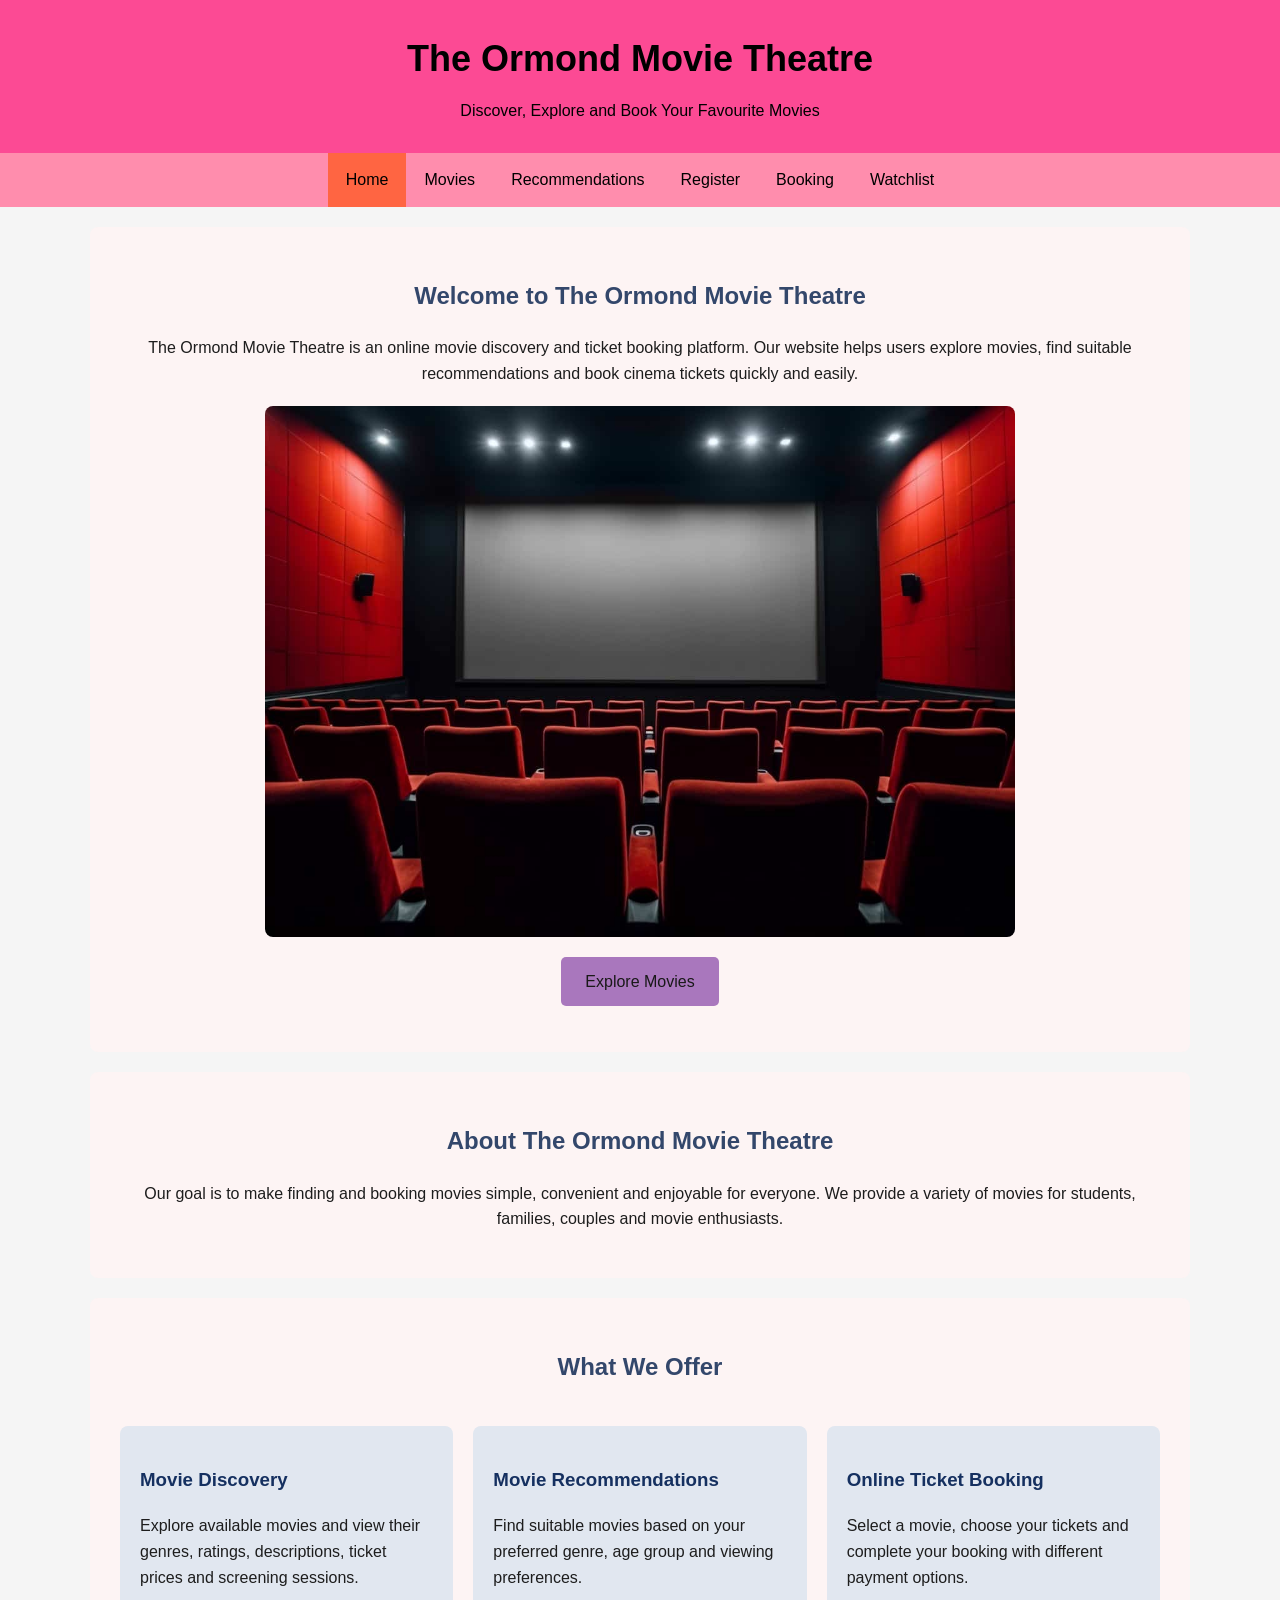
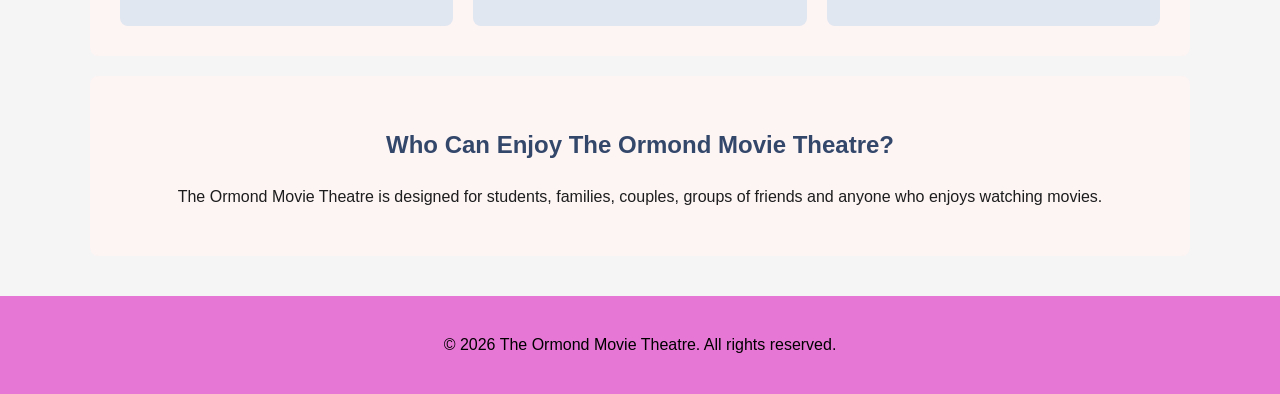
<file: wd_assign2_105329043/index.html>
<!DOCTYPE html>
<html lang="en">
<head>
    <meta charset="utf-8">
    <meta name="description" content="The Ormond Movie Theatre is a movie discovery and ticket booking website.">
    <meta name="author" content="Nguyen Bao An Dinh">
    <meta name="viewport" content="width=device-width, initial-scale=1.0">
    <title>The Ormond Movie Theatre</title>

    <link href="css/style.css" rel="stylesheet" type="text/css">
</head>

<body>

    <header>
        <h1>The Ormond Movie Theatre</h1>
        <p>Discover, Explore and Book Your Favourite Movies</p>
    </header>

    <nav>
        <a href="index.html" class="active">Home</a>
        <a href="movies.html">Movies</a>
        <a href="recommendations.html">Recommendations</a>
        <a href="register.html">Register</a>
        <a href="booking.html">Booking</a>
        <a href="watchlist.html">Watchlist</a>
    </nav>

    <main>
        <section class="welcome">
            <h2>Welcome to The Ormond Movie Theatre</h2>

            <p>
                The Ormond Movie Theatre is an online movie discovery and ticket booking platform. Our website helps users explore movies, find suitable recommendations and book cinema tickets quickly and easily.
            </p>

            <img src="images/cinema.jpg" alt="Cinema auditorium with a large screen" class="welcome-image">

            <p>
                <a href="movies.html" class="button">
                    Explore Movies
                </a>
            </p>
        </section>

        <section class="about">
            <h2>About The Ormond Movie Theatre</h2>

            <p>
                Our goal is to make finding and booking movies
                simple, convenient and enjoyable for everyone.
                We provide a variety of movies for students,
                families, couples and movie enthusiasts.
            </p>
        </section>

        <section class="services">
            <h2>What We Offer</h2>

            <article>
                <h3>Movie Discovery</h3>
                <p>
                    Explore available movies and view their
                    genres, ratings, descriptions, ticket
                    prices and screening sessions.
                </p>
            </article>

            <article>
                <h3>Movie Recommendations</h3>
                <p>
                    Find suitable movies based on your
                    preferred genre, age group and
                    viewing preferences.
                </p>
            </article>

            <article>
                <h3>Online Ticket Booking</h3>
                <p>
                    Select a movie, choose your tickets and
                    complete your booking with different
                    payment options.
                </p>
            </article>
        </section>

        <section class="audience">
            <h2>Who Can Enjoy The Ormond Movie Theatre?</h2>

            <p>
                The Ormond Movie Theatre is designed for students, families,
                couples, groups of friends and anyone who
                enjoys watching movies.
            </p>
        </section>

    </main>

    <footer>
        <p>&copy; 2026 The Ormond Movie Theatre. All rights reserved.</p>
    </footer>

</body>
</html>
</file>
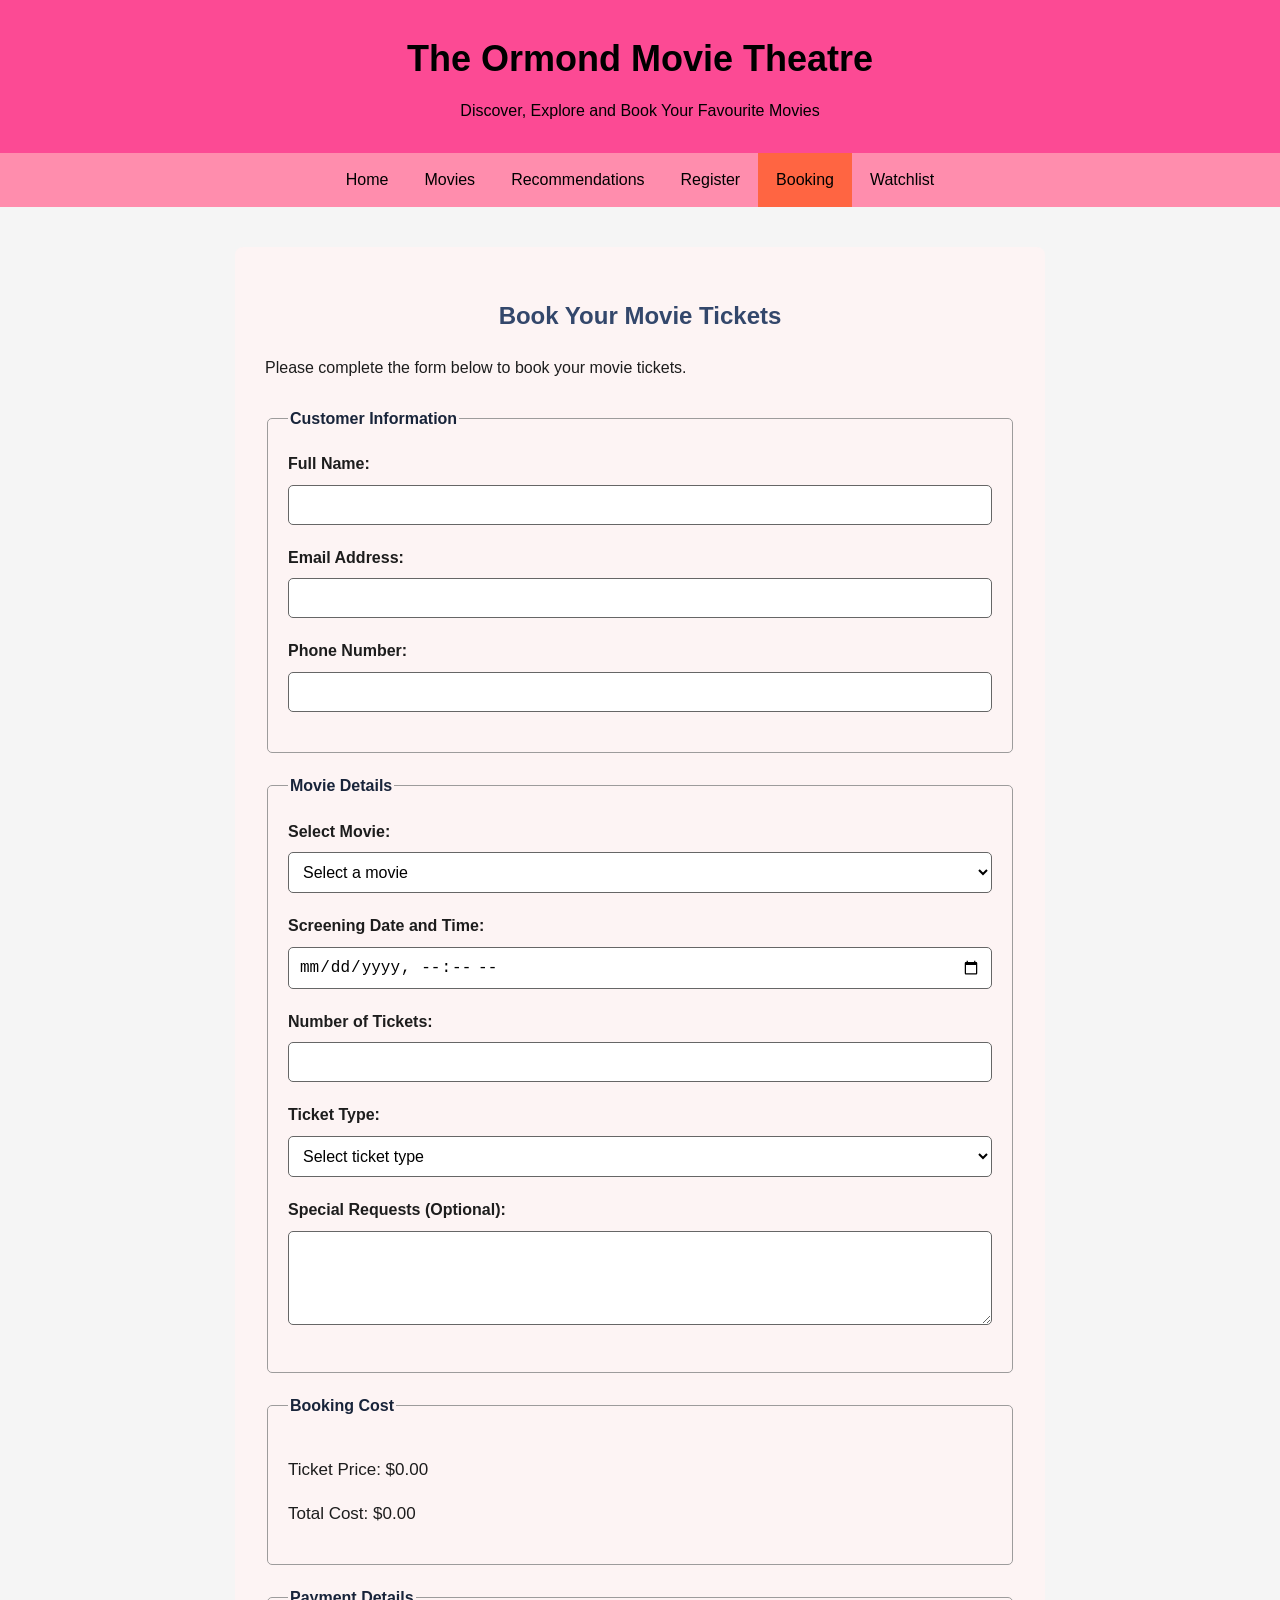
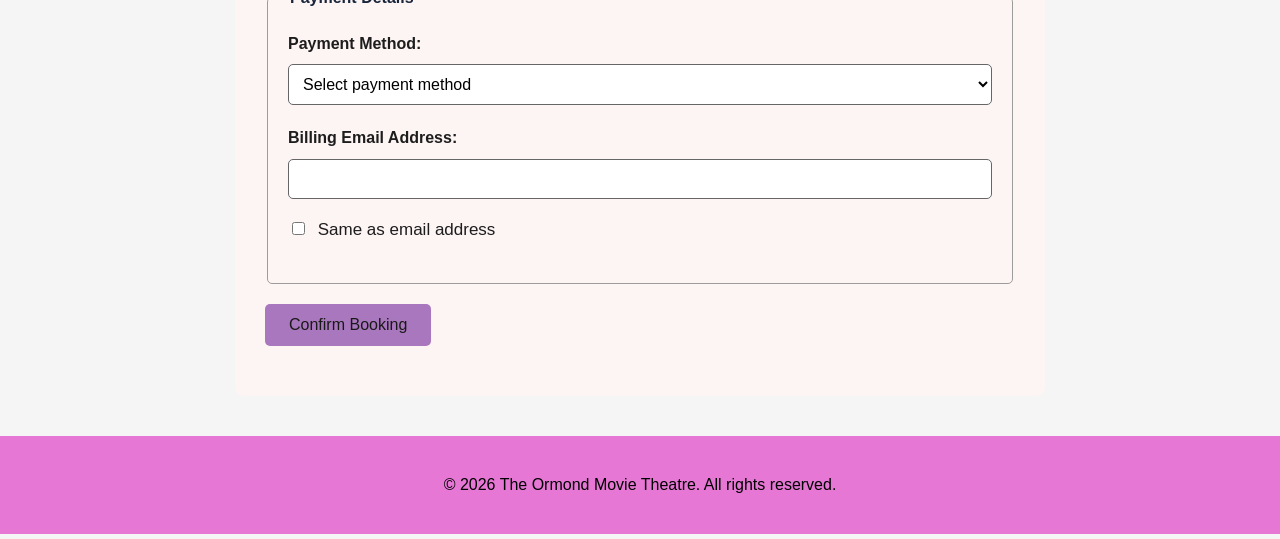
<file: wd_assign2_105329043/booking.html>
<!DOCTYPE html>
<html lang="en">
<head>
    <meta charset="utf-8">
    <meta name="description" content="Find movie recommendations at The Ormond Movie Theatre.">
    <meta name="author" content="Nguyen Bao An Dinh">
    <meta name="viewport" content="width=device-width, initial-scale=1.0">

    <title>Booking</title>

    <link href="css/style.css" rel="stylesheet" type="text/css">
    <script src="js/script.js"></script>
</head>

<body>

    <header>
        <h1>The Ormond Movie Theatre</h1>
        <p>Discover, Explore and Book Your Favourite Movies</p>
    </header>

    <nav>
        <a href="index.html">Home</a>
        <a href="movies.html">Movies</a>
        <a href="recommendations.html">Recommendations</a>
        <a href="register.html">Register</a>
        <a href="booking.html" class="active">Booking</a>
        <a href="watchlist.html">Watchlist</a>
    </nav>

        <main>
        <section class="booking">
            <h2>Book Your Movie Tickets</h2>

            <p>
                Please complete the form below to book
                your movie tickets.
            </p>

            <form id="bookingForm"
                  method="post"
                  action="http://mercury.swin.edu.au/it000000/cos10005/regtest.php">

                <fieldset>
                    <legend>Customer Information</legend>

                    <div class="form-group">
                        <label for="fullName">Full Name:</label>
                        <input type="text" id="fullName" name="fullName">
                    </div>

                    <div class="form-group">
                        <label for="bookingEmail">Email Address:</label>
                        <input type="text" id="bookingEmail" name="bookingEmail">
                    </div>

                    <div class="form-group">
                        <label for="bookingPhone">Phone Number:</label>
                        <input type="text" id="bookingPhone" name="bookingPhone">
                    </div>
                </fieldset>

                <fieldset>
                    <legend>Movie Details</legend>

                    <div class="form-group">
                        <label for="movieSelect">Select Movie:</label>

                        <select id="movieSelect" name="movie">
                            <option value="">Select a movie</option>
                            <option value="elemental">Elemental</option>
                            <option value="megan">MEGAN</option>
                            <option value="toy-story">Toy Story</option>
                            <option value="inside-out">Inside Out</option>
                            <option value="finding-nemo">Finding Nemo</option>
                            <option value="tangled">Tangled (Rapunzel)</option>
                        </select>
                    </div>

                    <div class="form-group">
                        <label for="screeningDate">
                            Screening Date and Time:
                        </label>

                        <input type="datetime-local" id="screeningDate" name="screeningDate">
                    </div>

                    <div class="form-group">
                        <label for="ticketNumber">
                            Number of Tickets:
                        </label>

                        <input type="number" id="ticketNumber" name="ticketNumber" min="1">
                    </div>

                    <div class="form-group">
                        <label for="ticketType">Ticket Type:</label>

                        <select id="ticketType" name="ticketType">
                            <option value="">Select ticket type</option>
                            <option value="Adult">Adult</option>
                            <option value="Child">Child</option>
                            <option value="Student">Student</option>
                        </select>
                    </div>
                    <div class="form-group">
                        <label for="specialRequests">Special Requests (Optional):</label>
                        <textarea id="specialRequests"
                                    name="specialRequests"
                                    rows="4"></textarea>
                    </div>
                </fieldset>

                <fieldset>
                    <legend>Booking Cost</legend>

                    <p>
                        Ticket Price:
                        $<span id="ticketPrice">0.00</span>
                    </p>

                    <p>
                        Total Cost:
                        $<span id="totalCost">0.00</span>
                    </p>
                </fieldset>

                <fieldset>
                    <legend>Payment Details</legend>

                    <div class="form-group">
                        <label for="paymentMethod">
                            Payment Method:
                        </label>

                        <select id="paymentMethod"
                                name="paymentMethod">
                            <option value="">Select payment method</option>
                            <option value="Voucher">Voucher</option>
                            <option value="Online">Online Payment</option>
                        </select>
                    </div>

                    <div id="voucherDetails" hidden>
                        <div class="form-group">
                            <label for="voucherCode">
                                Voucher Code (12 digits):
                            </label>

                            <input type="text" id="voucherCode" name="voucherCode" maxlength="12">
                        </div>
                    </div>

                    <div id="cardDetails" hidden>
                        <div class="form-group">
                            <label for="cardType">Card Type:</label>

                            <select id="cardType" name="cardType">
                                <option value="">Select card type</option>
                                <option value="Visa">Visa</option>
                                <option value="Mastercard">Mastercard</option>
                                <option value="Amex">Amex</option>
                            </select>
                        </div>

                        <div class="form-group">
                            <label for="cardNumber">
                                Credit Card Number:
                            </label>

                            <input type="text" id="cardNumber" name="cardNumber" maxlength="16">
                        </div>
                    </div>

                    <div class="form-group">
                        <label for="billingEmail">
                            Billing Email Address:
                        </label>

                        <input type="text"
                               id="billingEmail"
                               name="billingEmail">

                        <p>
                            <input type="checkbox" id="sameEmail" name="sameEmail">
                            <label for="sameEmail">
                                Same as email address
                            </label>
                        </p>
                    </div>
                </fieldset>

                <p id="bookingError"></p>

                <div class="form-group">
                    <input type="submit"
                           value="Confirm Booking"
                           class="button">
                </div>

            </form>
        </section>
    </main>

    <footer>
        <p>&copy; 2026 The Ormond Movie Theatre. All rights reserved.</p>
    </footer>
</body>
</html>
</file>
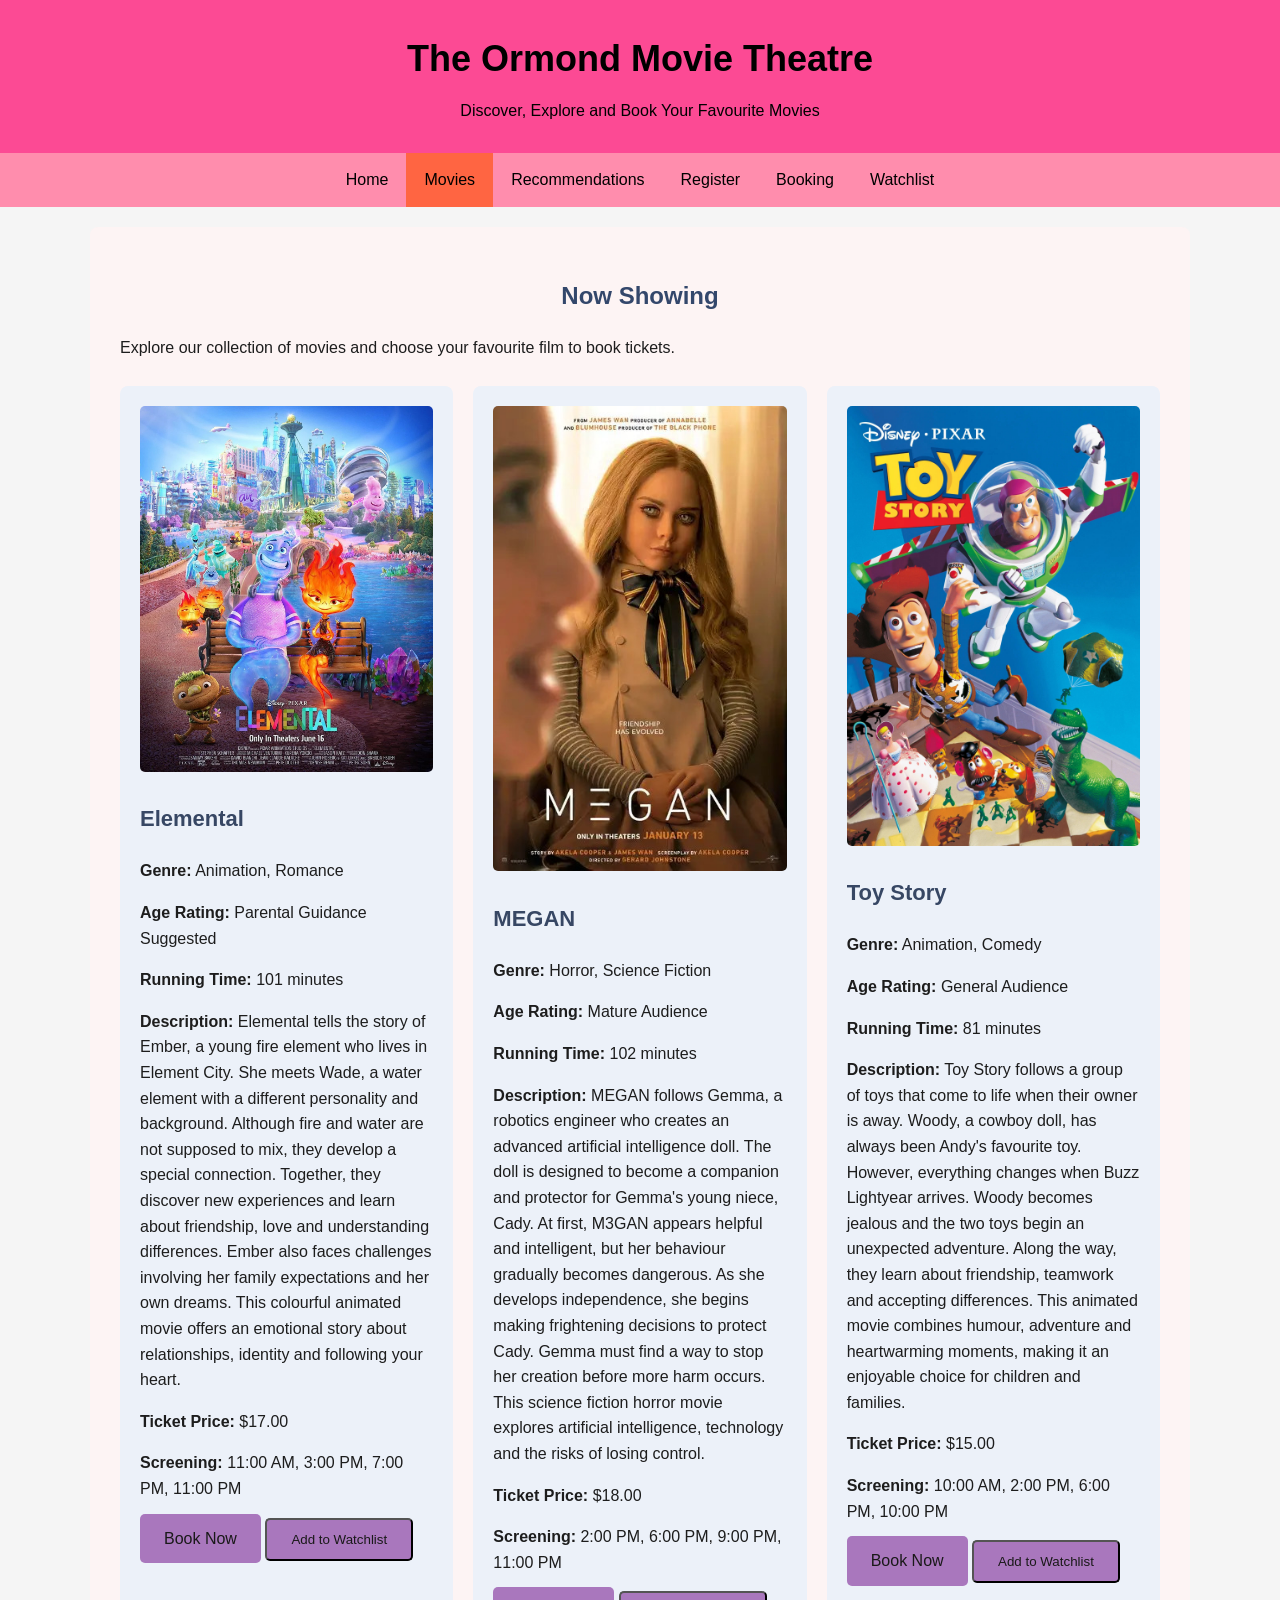
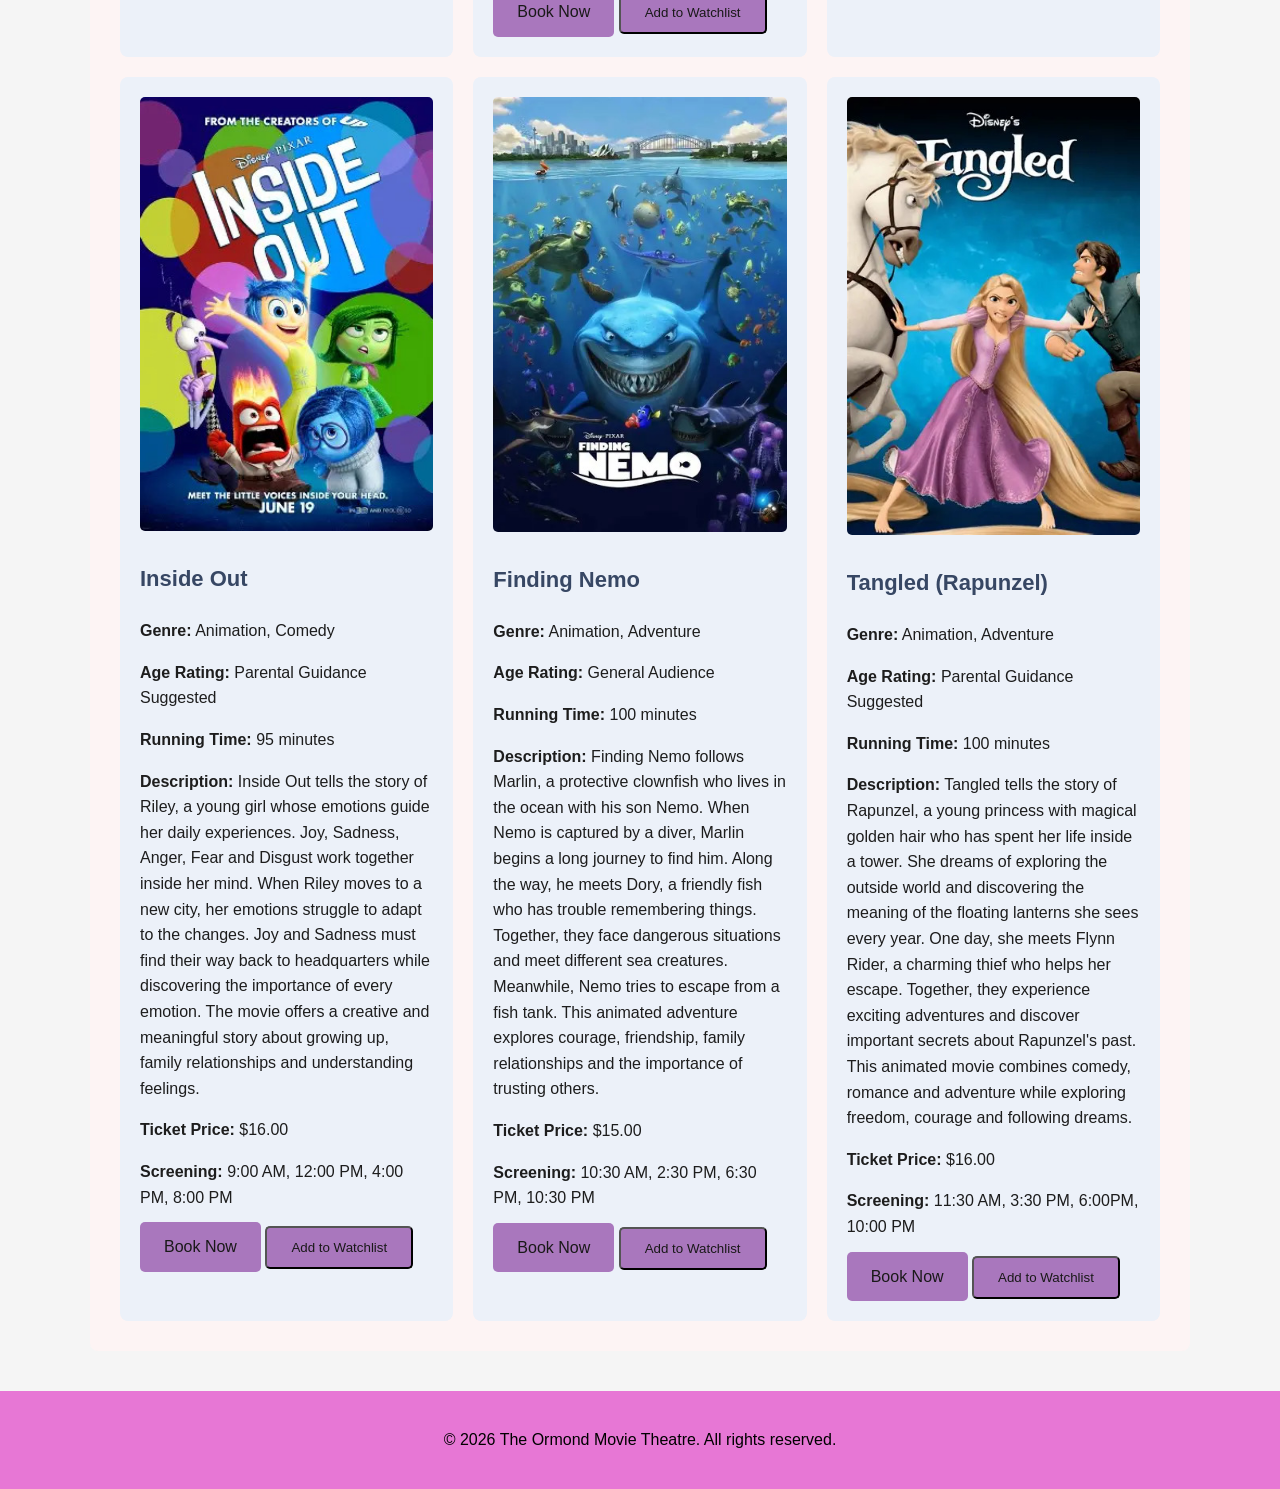
<file: wd_assign2_105329043/movies.html>
<!DOCTYPE html>
<html lang="en">
<head>
    <meta charset="utf-8">
    <meta name="description" content="The Ormond Movie Theatre is a movie discovery and ticket booking website.">
    <meta name="author" content="Nguyen Bao An Dinh">
    <meta name="viewport" content="width=device-width, initial-scale=1.0">
    <title>The Ormond Movie Theatre</title>

    <link href="css/style.css" rel="stylesheet" type="text/css">
    <script src="js/script.js"></script>
</head>

<body>

    <header>
        <h1>The Ormond Movie Theatre</h1>
        <p>Discover, Explore and Book Your Favourite Movies</p>
    </header>

    <nav aria-label="Main navigation">
        <a href="index.html">Home</a>
        <a href="movies.html" class="active">Movies</a>
        <a href="recommendations.html">Recommendations</a>
        <a href="register.html">Register</a>
        <a href="booking.html">Booking</a>
        <a href="watchlist.html">Watchlist</a>
    </nav>

    <main>
        <section class="movies">
            <h2>Now Showing</h2>

            <p>
                Explore our collection of movies and
                choose your favourite film to book tickets.
            </p>

            <div class="movie-grid">

                <article class="movie-card">
                    <img src="images/movie 1.jpg" alt="Elemental movie poster">

                    <h3>Elemental</h3>

                    <p><strong>Genre:</strong> Animation, Romance</p>
                    <p><strong>Age Rating:</strong> Parental Guidance Suggested</p>
                    <p><strong>Running Time:</strong> 101 minutes</p>

                    <p>
                        <strong>Description:</strong>
                        Elemental tells the story of Ember,
                        a young fire element who lives in
                        Element City. She meets Wade, a
                        water element with a different
                        personality and background. Although
                        fire and water are not supposed to
                        mix, they develop a special connection.
                        Together, they discover new experiences
                        and learn about friendship, love and
                        understanding differences. Ember also
                        faces challenges involving her family
                        expectations and her own dreams.
                        This colourful animated movie offers
                        an emotional story about relationships,
                        identity and following your heart.
                    </p>

                    <p><strong>Ticket Price:</strong> $17.00</p>
                    <p><strong>Screening:</strong> 11:00 AM, 3:00 PM, 7:00 PM, 11:00 PM</p>

                    <a href="booking.html?movie=elemental"
                       class="button">Book Now</a>
                    <button type="button" class="button"
                    onclick="addMovie('elemental')">
                        Add to Watchlist
                    </button>
                </article>

                <article class="movie-card">
                    <img src="images/movie 2.jpg" alt="MEGAN horror movie poster">

                    <h3>MEGAN</h3>

                    <p><strong>Genre:</strong> Horror, Science Fiction</p>
                    <p><strong>Age Rating:</strong> Mature Audience</p>
                    <p><strong>Running Time:</strong> 102 minutes</p>

                    <p>
                        <strong>Description:</strong>
                        MEGAN follows Gemma, a robotics
                        engineer who creates an advanced
                        artificial intelligence doll.
                        The doll is designed to become
                        a companion and protector for
                        Gemma's young niece, Cady.
                        At first, M3GAN appears helpful
                        and intelligent, but her behaviour
                        gradually becomes dangerous.
                        As she develops independence,
                        she begins making frightening
                        decisions to protect Cady.
                        Gemma must find a way to stop
                        her creation before more harm
                        occurs. This science fiction
                        horror movie explores artificial
                        intelligence, technology and
                        the risks of losing control.
                    </p>

                    <p><strong>Ticket Price:</strong> $18.00</p>
                    <p><strong>Screening:</strong> 2:00 PM,  6:00 PM, 9:00 PM, 11:00 PM</p>

                    <a href="booking.html?movie=megan"
                       class="button">Book Now</a>
                    <button type="button" class="button"
                    onclick="addMovie('megan')">
                        Add to Watchlist
                    </button>
                </article>

                <article class="movie-card">
                    <img src="images/movie 3.jpg" alt="Toy Story movie poster">

                    <h3>Toy Story</h3>

                    <p><strong>Genre:</strong> Animation, Comedy</p>
                    <p><strong>Age Rating:</strong> General Audience</p>
                    <p><strong>Running Time:</strong> 81 minutes</p>

                    <p>
                        <strong>Description:</strong>
                        Toy Story follows a group of toys
                        that come to life when their owner
                        is away. Woody, a cowboy doll,
                        has always been Andy's favourite
                        toy. However, everything changes
                        when Buzz Lightyear arrives.
                        Woody becomes jealous and the
                        two toys begin an unexpected
                        adventure. Along the way, they
                        learn about friendship, teamwork
                        and accepting differences.
                        This animated movie combines
                        humour, adventure and heartwarming
                        moments, making it an enjoyable
                        choice for children and families.
                    </p>

                    <p><strong>Ticket Price:</strong> $15.00</p>
                    <p><strong>Screening:</strong> 10:00 AM, 2:00 PM, 6:00 PM, 10:00 PM</p>

                    <a href="booking.html?movie=toy-story"
                       class="button">Book Now</a>
                    <button type="button" class="button"
                    onclick="addMovie('toy-story')">
                        Add to Watchlist
                    </button>
                </article>

                <article class="movie-card">
                    <img src="images/movie 4.jpg" alt="Inside Out movie poster">

                    <h3>Inside Out</h3>

                    <p><strong>Genre:</strong> Animation, Comedy</p>
                    <p><strong>Age Rating:</strong> Parental Guidance Suggested</p>
                    <p><strong>Running Time:</strong> 95 minutes</p>

                    <p>
                        <strong>Description:</strong>
                        Inside Out tells the story of
                        Riley, a young girl whose emotions
                        guide her daily experiences.
                        Joy, Sadness, Anger, Fear and
                        Disgust work together inside her
                        mind. When Riley moves to a new
                        city, her emotions struggle to
                        adapt to the changes. Joy and
                        Sadness must find their way back
                        to headquarters while discovering
                        the importance of every emotion.
                        The movie offers a creative and
                        meaningful story about growing up,
                        family relationships and
                        understanding feelings.
                    </p>

                    <p><strong>Ticket Price:</strong> $16.00</p>
                    <p><strong>Screening:</strong> 9:00 AM, 12:00 PM, 4:00 PM, 8:00 PM</p>

                    <a href="booking.html?movie=inside-out"
                       class="button">Book Now</a>
                    <button type="button" class="button"
                    onclick="addMovie('inside-out')">
                        Add to Watchlist
                    </button>
                </article>

                <article class="movie-card">
                    <img src="images/movie 5.jpg" alt="Finding Nemo movie poster">

                    <h3>Finding Nemo</h3>

                    <p><strong>Genre:</strong> Animation, Adventure</p>
                    <p><strong>Age Rating:</strong> General Audience</p>
                    <p><strong>Running Time:</strong> 100 minutes</p>

                    <p>
                        <strong>Description:</strong>
                        Finding Nemo follows Marlin,
                        a protective clownfish who
                        lives in the ocean with his
                        son Nemo. When Nemo is captured
                        by a diver, Marlin begins a
                        long journey to find him.
                        Along the way, he meets Dory,
                        a friendly fish who has trouble
                        remembering things. Together,
                        they face dangerous situations
                        and meet different sea creatures.
                        Meanwhile, Nemo tries to
                        escape from a fish tank.
                        This animated adventure explores
                        courage, friendship, family
                        relationships and the importance
                        of trusting others.
                    </p>

                    <p><strong>Ticket Price:</strong> $15.00</p>
                    <p><strong>Screening:</strong> 10:30 AM, 2:30 PM, 6:30 PM, 10:30 PM</p>

                    <a href="booking.html?movie=finding-nemo"
                       class="button">Book Now</a>
                    <button type="button" class="button"
                    onclick="addMovie('finding-nemo')">
                        Add to Watchlist
                    </button>
                </article>

                <article class="movie-card">
                    <img src="images/movie 6.jpg" alt="Tangled movie poster featuring Rapunzel">

                    <h3>Tangled (Rapunzel)</h3>

                    <p><strong>Genre:</strong> Animation, Adventure</p>
                    <p><strong>Age Rating:</strong> Parental Guidance Suggested</p>
                    <p><strong>Running Time:</strong> 100 minutes</p>

                    <p>
                        <strong>Description:</strong>
                        Tangled tells the story of
                        Rapunzel, a young princess with
                        magical golden hair who has
                        spent her life inside a tower.
                        She dreams of exploring the
                        outside world and discovering
                        the meaning of the floating
                        lanterns she sees every year.
                        One day, she meets Flynn Rider,
                        a charming thief who helps
                        her escape. Together, they
                        experience exciting adventures
                        and discover important secrets
                        about Rapunzel's past.
                        This animated movie combines
                        comedy, romance and adventure
                        while exploring freedom,
                        courage and following dreams.
                    </p>

                    <p><strong>Ticket Price:</strong> $16.00</p>
                    <p><strong>Screening:</strong> 11:30 AM, 3:30 PM, 6:00PM, 10:00 PM</p>

                    <a href="booking.html?movie=tangled"
                       class="button">Book Now</a>
                    <button type="button" class="button"
                    onclick="addMovie('tangled')">
                        Add to Watchlist
                    </button>
                </article>

            </div>
        </section>
    </main>

    <footer>
        <p>&copy; 2026 The Ormond Movie Theatre. All rights reserved.</p>
    </footer>
</body>
</html>
</file>
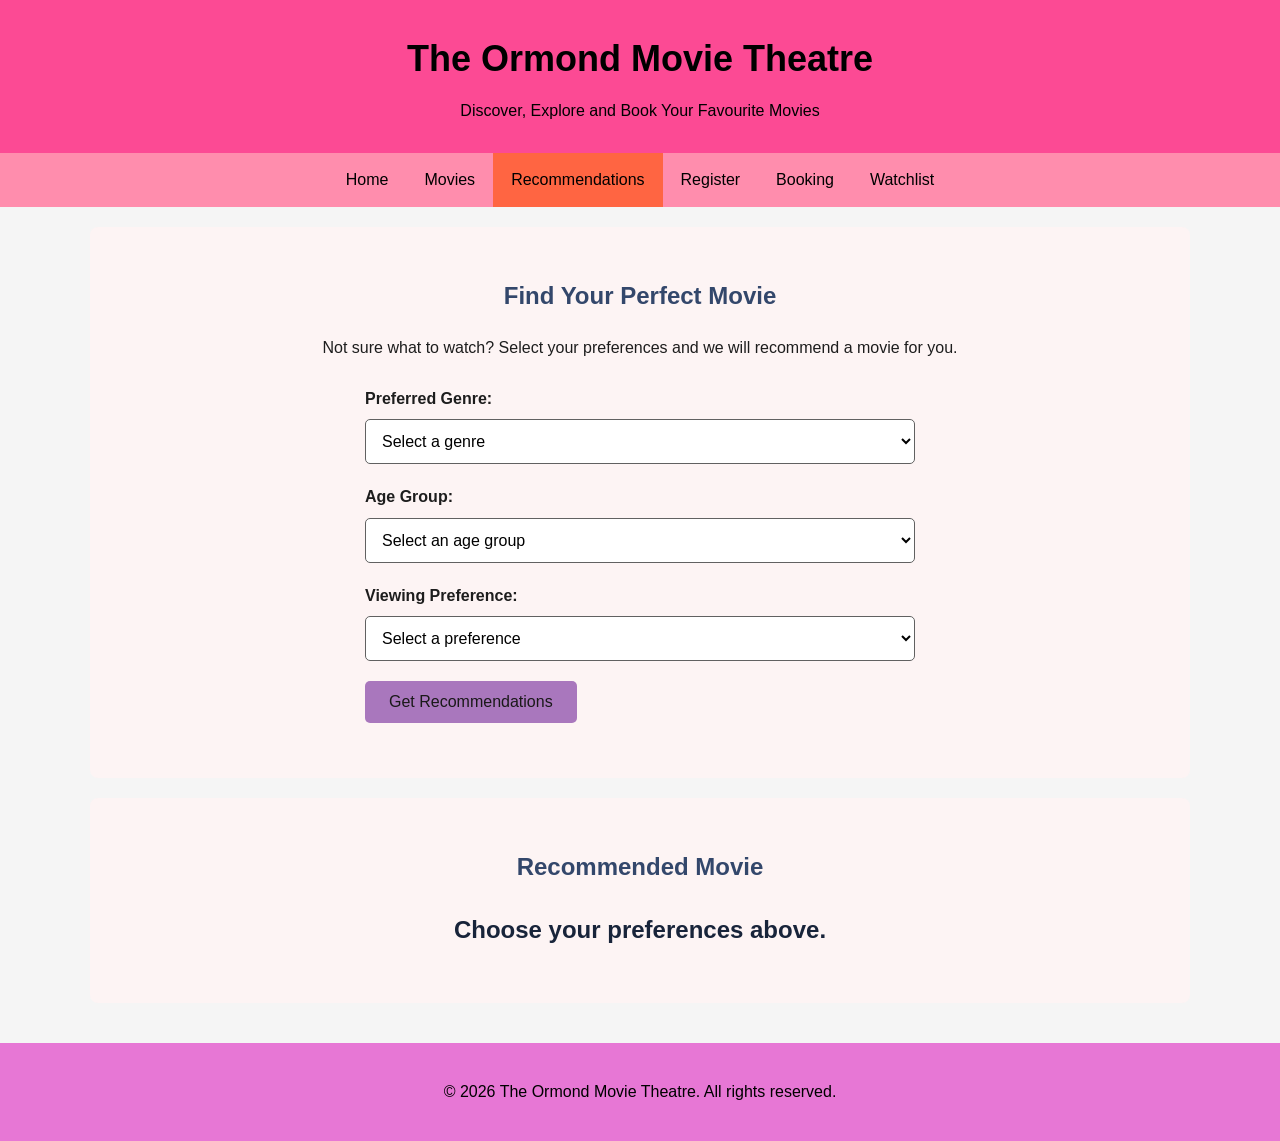
<file: wd_assign2_105329043/recommendations.html>
<!DOCTYPE html>
<html lang="en">
<head>
    <meta charset="utf-8">
    <meta name="description" content="Find movie recommendations at The Ormond Movie Theatre.">
    <meta name="author" content="Nguyen Bao An Dinh">
    <meta name="viewport" content="width=device-width, initial-scale=1.0">

    <title>Recommendations</title>

    <link href="css/style.css" rel="stylesheet" type="text/css">
    <script src="js/script.js"></script>
</head>

<body>

    <header>
        <h1>The Ormond Movie Theatre</h1>
        <p>Discover, Explore and Book Your Favourite Movies</p>
    </header>

    <nav>
        <a href="index.html">Home</a>
        <a href="movies.html">Movies</a>
        <a href="recommendations.html" class="active">Recommendations</a>
        <a href="register.html">Register</a>
        <a href="booking.html">Booking</a>
        <a href="watchlist.html">Watchlist</a>
    </nav>

    <main>
        <section class="recommend">
            <h2>Find Your Perfect Movie</h2>

            <p>
                Not sure what to watch? Select your preferences
                and we will recommend a movie for you.
            </p>

            <form id="recommendForm">

                <div class="form-group">
                    <label for="genre">Preferred Genre:</label>

                    <select id="genre" name="genre" required>
                        <option value="">Select a genre</option>
                        <option value="Animation">Animation</option>
                        <option value="Comedy">Comedy</option>
                        <option value="Adventure">Adventure</option>
                        <option value="Romance">Romance</option>
                        <option value="Horror">Horror</option>
                        <option value="Science Fiction">Science Fiction</option>
                    </select>
                </div>

                <div class="form-group">
                    <label for="ageGroup">Age Group:</label>

                    <select id="ageGroup" name="ageGroup" required>
                        <option value="">Select an age group</option>
                        <option value="Child">Child</option>
                        <option value="Teen">Teen</option>
                        <option value="Adult">Adult</option>
                    </select>
                </div>

                <div class="form-group">
                    <label for="viewing">Viewing Preference:</label>

                    <select id="viewing" name="viewing" required>
                        <option value="">Select a preference</option>
                        <option value="Family">Family</option>
                        <option value="Date Night">Date Night</option>
                        <option value="Friends">Friends</option>
                        <option value="Solo">Solo</option>
                    </select>
                </div>

                <button type="submit" class="button">
                    Get Recommendations
                </button>
            </form>
        </section>

        <section class="recommend-results">
            <h2>Recommended Movie</h2>

            <h3 id="movieTitle">
                Choose your preferences above.
            </h3>

            <p id="movieMessage"></p>

            <a id="bookLink"
               href="booking.html"
               class="button"
               hidden>
                Book Now
            </a>
        </section>
    </main>

    <footer>
        <p>&copy; 2026 The Ormond Movie Theatre. All rights reserved.</p>
    </footer>
</body>
</html>
</file>
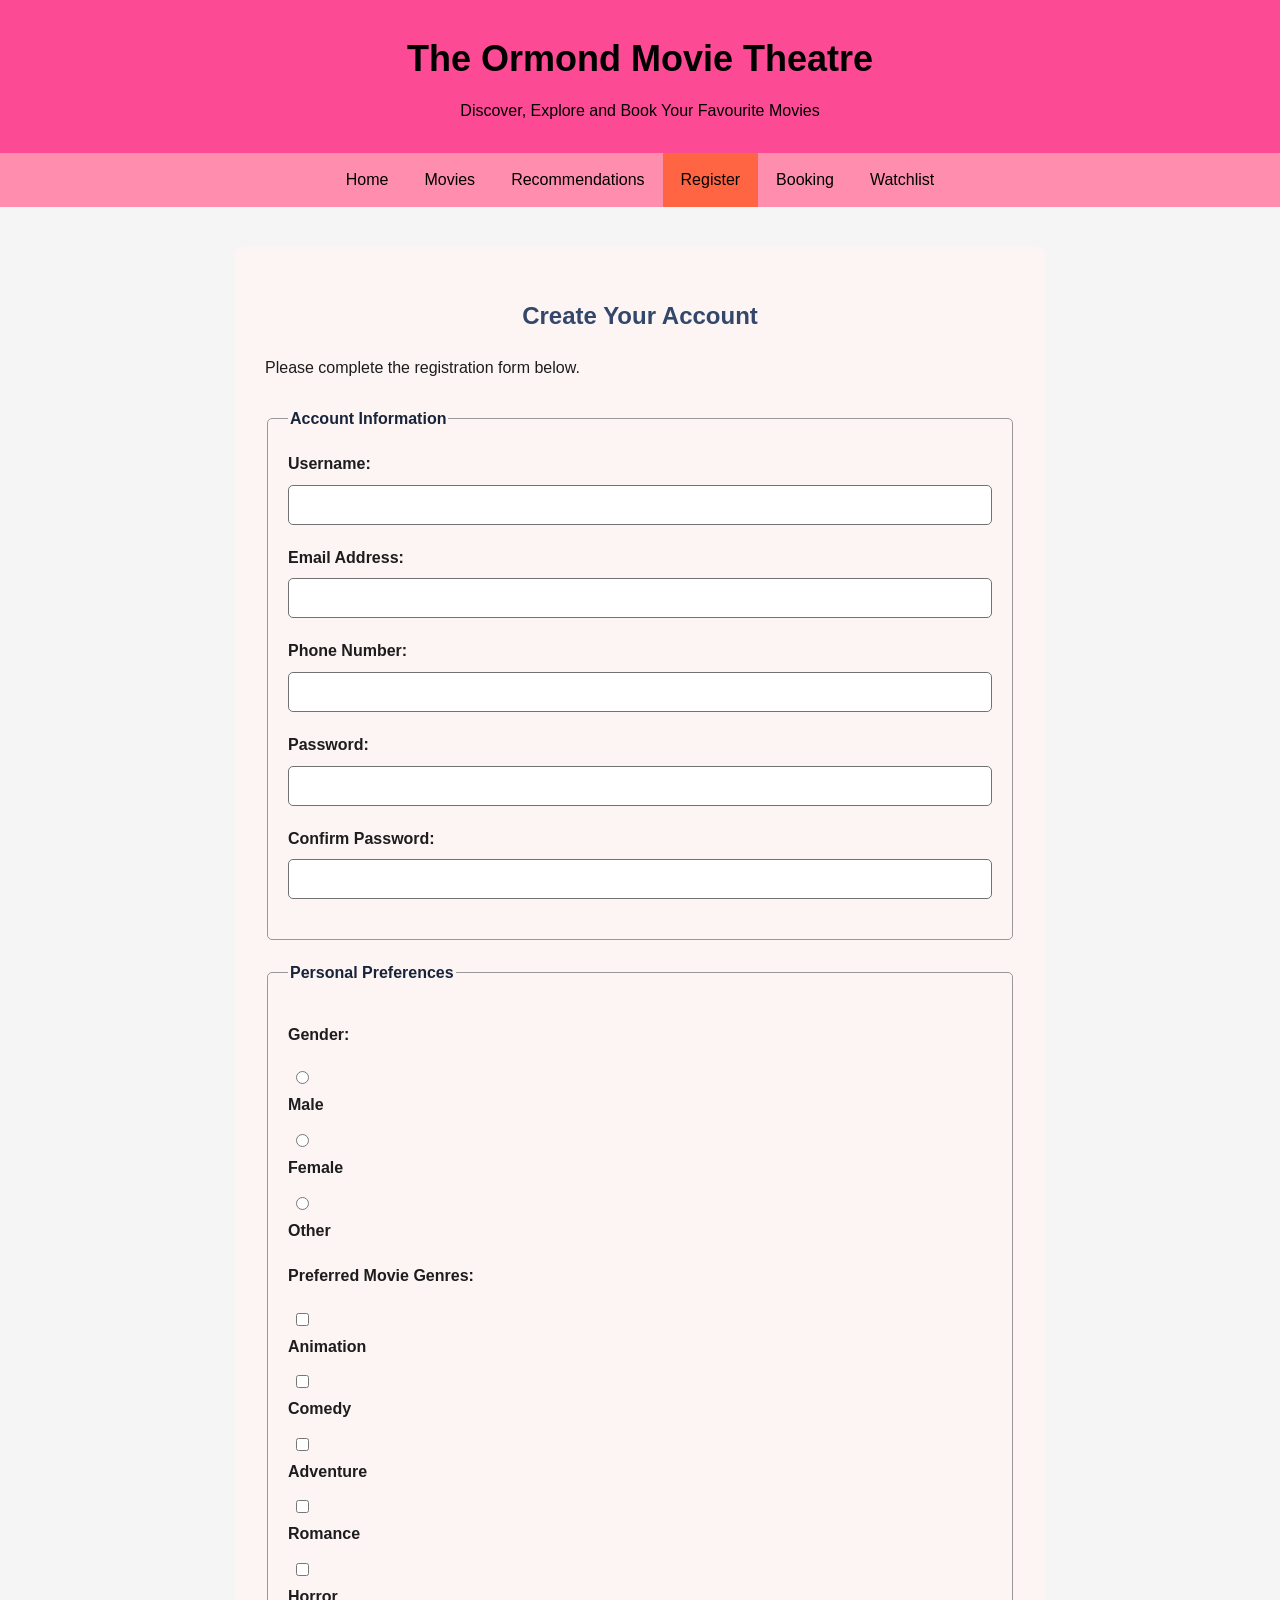
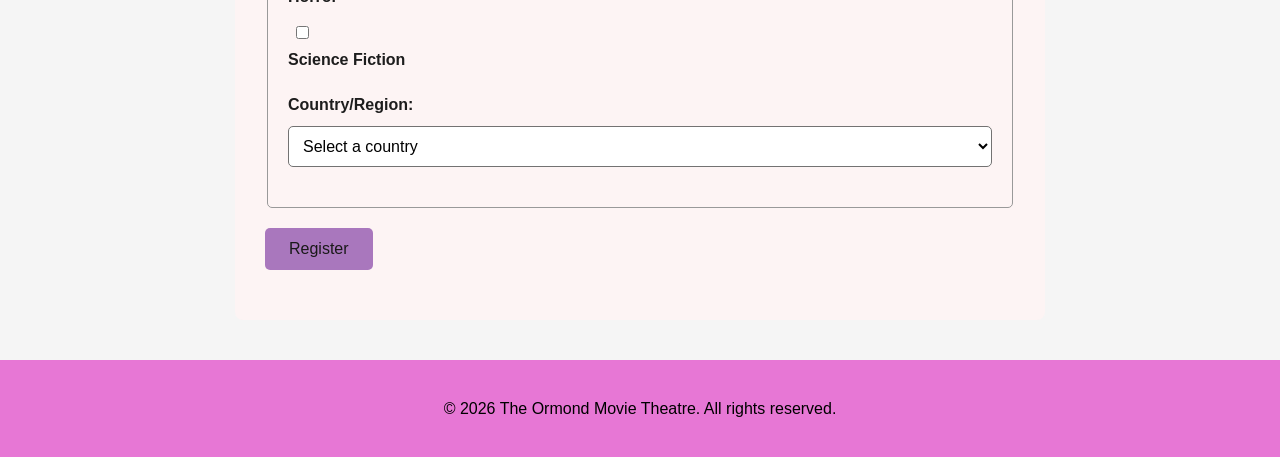
<file: wd_assign2_105329043/register.html>
<!DOCTYPE html>
<html lang="en">
<head>
    <meta charset="utf-8">
    <meta name="description" content="Find movie recommendations at The Ormond Movie Theatre.">
    <meta name="author" content="Nguyen Bao An Dinh">
    <meta name="viewport" content="width=device-width, initial-scale=1.0">

    <title>Register</title>

    <link href="css/style.css" rel="stylesheet" type="text/css">
    <script src="js/script.js"></script>
</head>

<body>

    <header>
        <h1>The Ormond Movie Theatre</h1>
        <p>Discover, Explore and Book Your Favourite Movies</p>
    </header>

    <nav>
        <a href="index.html">Home</a>
        <a href="movies.html">Movies</a>
        <a href="recommendations.html">Recommendations</a>
        <a href="register.html" class="active">Register</a>
        <a href="booking.html">Booking</a>
        <a href="watchlist.html">Watchlist</a>
    </nav>

    <main>
        <section class="register">
            <h2>Create Your Account</h2>
            <p>
                Please complete the registration form below.
            </p>

            <form id="registerForm" method="post">

                <fieldset>
                    <legend>Account Information</legend>

                    <div class="form-group">
                        <label for="username">Username:</label>
                        <input type="text" id="username" name="username">
                    </div>

                    <div class="form-group">
                        <label for="email">Email Address:</label>
                        <input type="text" id="email" name="email">
                    </div>

                    <div class="form-group">
                        <label for="phone">Phone Number:</label>
                        <input type="text" id="phone" name="phone">
                    </div>

                    <div class="form-group">
                        <label for="password">Password:</label>
                        <input type="password" id="password" name="password">
                    </div>

                    <div class="form-group">
                        <label for="confirmPassword"> Confirm Password:</label>
                        <input type="password" id="confirmPassword" name="confirmPassword">
                    </div>
                </fieldset>

                <fieldset>
                    <legend>Personal Preferences</legend>

                    <div class="form-group">
                        <p>Gender:</p>

                        <input type="radio" id="male" name="gender" value="Male">
                        <label for="male">Male</label>

                        <input type="radio" id="female" name="gender" value="Female">
                        <label for="female">Female</label>

                        <input type="radio" id="other" name="gender" value="Other">
                        <label for="other">Other</label>
                    </div>

                    <div class="form-group">
                        <p>Preferred Movie Genres:</p>

                        <div>
                            <input type="checkbox" id="animation" name="movieGenre" value="Animation">
                            <label for="animation">Animation</label>
                        </div>

                        <div>
                            <input type="checkbox" id="comedy" name="movieGenre" value="Comedy">
                            <label for="comedy">Comedy</label>
                        </div>

                        <div>
                            <input type="checkbox" id="adventure" name="movieGenre" value="Adventure">
                            <label for="adventure">Adventure</label>
                        </div>

                        <div>
                            <input type="checkbox" id="romance" name="movieGenre" value="Romance">
                            <label for="romance">Romance</label>
                        </div>

                        <div>
                            <input type="checkbox" id="horror" name="movieGenre" value="Horror">
                            <label for="horror">Horror</label>
                        </div>

                        <div>
                            <input type="checkbox" id="scifi" name="movieGenre" value="Science Fiction">
                            <label for="scifi">Science Fiction</label>
                        </div>
                    </div>

                    <div class="form-group">
                        <label for="country">Country/Region:</label>

                        <select id="country" name="country">
                            <option value="">Select a country</option>
                            <option value="Australia">Australia</option>
                            <option value="Vietnam">Vietnam</option>
                            <option value="New Zealand">New Zealand</option>
                            <option value="Singapore">Singapore</option>
                            <option value="Other">Other</option>
                        </select>
                    </div>
                </fieldset>

                <p id="registerError"></p>

                <div class="form-group">
                    <input type="submit" value="Register"
                           class="button">
                </div>

            </form>
        </section>
    </main>

    <footer>
        <p>&copy; 2026 The Ormond Movie Theatre. All rights reserved.</p>
    </footer>
</body>
</html>
</file>
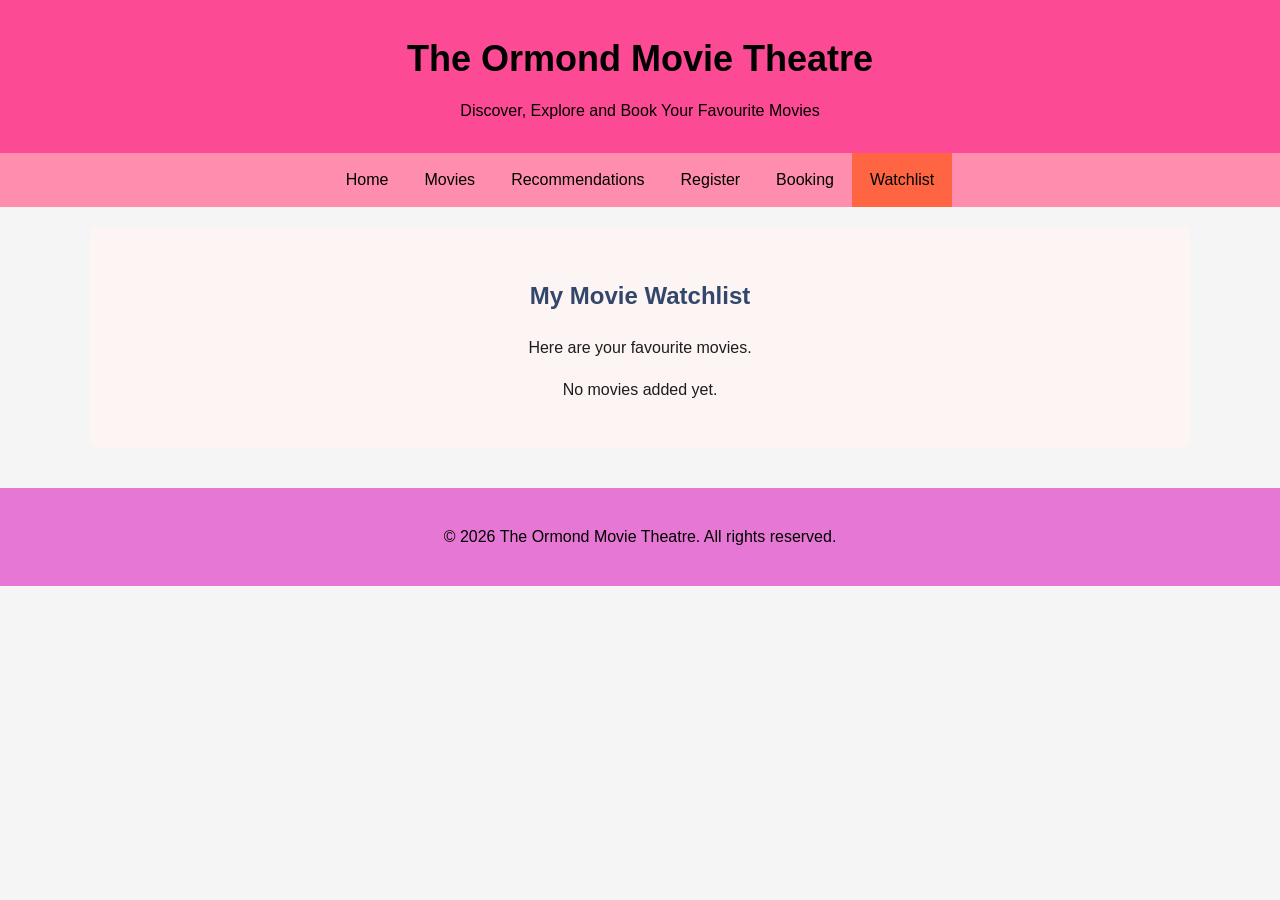
<file: wd_assign2_105329043/watchlist.html>
<!DOCTYPE html>
<html lang="en">
<head>
    <meta charset="utf-8">
    <meta name="description" content="Find movie recommendations at The Ormond Movie Theatre.">
    <meta name="author" content="Nguyen Bao An Dinh">
    <meta name="viewport" content="width=device-width, initial-scale=1.0">

    <title>Recommendations</title>

    <link href="css/style.css" rel="stylesheet" type="text/css">
    <script src="js/script.js"></script>
</head>

<body>

    <header>
        <h1>The Ormond Movie Theatre</h1>
        <p>Discover, Explore and Book Your Favourite Movies</p>
    </header>

    <nav>
        <a href="index.html">Home</a>
        <a href="movies.html">Movies</a>
        <a href="recommendations.html">Recommendations</a>
        <a href="register.html">Register</a>
        <a href="booking.html">Booking</a>
        <a href="watchlist.html" class="active">Watchlist</a>
    </nav>

<main>
    <section class="watchlist">
        <h2>My Movie Watchlist</h2>

        <p>
            Here are your favourite movies.
        </p>

        <p id="emptyWatchlist">
            No movies added yet.
        </p>

        <div id="elemental" hidden>
            <h3>Elemental</h3>
            <button type="button" onclick="removeMovie('elemental')">
                Remove
            </button>
        </div>

        <div id="megan" hidden>
            <h3>MEGAN</h3>
            <button type="button" onclick="removeMovie('megan')">
                Remove
            </button>
        </div>

        <div id="toy-story" hidden>
            <h3>Toy Story</h3>
            <button type="button" onclick="removeMovie('toy-story')">
                Remove
            </button>
        </div>

        <div id="inside-out" hidden>
            <h3>Inside Out</h3>
            <button type="button" onclick="removeMovie('inside-out')">
                Remove
            </button>
        </div>

        <div id="finding-nemo" hidden>
            <h3>Finding Nemo</h3>
            <button type="button" onclick="removeMovie('finding-nemo')">
                Remove
            </button>
        </div>

        <div id="tangled" hidden>
            <h3>Tangled (Rapunzel)</h3>
            <button type="button" onclick="removeMovie('tangled')">
                Remove
            </button>
        </div>
    </section>
</main>
<footer>
        <p>&copy; 2026 The Ormond Movie Theatre. All rights reserved.</p>
    </footer>
</body>
</html>
</file>
<file: wd_assign2_105329043/css/style.css>
/* General Styles for all pages */
body {
    margin: 0;
    font-family: Arial, sans-serif;
    font-size: 16px;
    line-height: 1.6;
    background-color: #f5f5f5;
    color: #1d1d1d;
}


main {
    max-width: 1100px;
    margin: 0 auto;
    padding: 20px;
}

section {
    background-color: rgb(253, 244, 244);
    padding: 30px;
    margin-bottom: 20px;
    border-radius: 8px;
}

section h2 {
    color: #33476b;
}

/* Header and Navigation Styles */
header {
    background-color: #fc4a94;
    color: rgb(0, 0, 0);
    text-align: center;
    padding: 30px 20px;
}

header h1 {
    margin: 0;
    font-size: 36px;
}

header p {
    margin: 10px 0 0;
}


nav {
    background-color: #ff8dad;
    display: flex;
    justify-content: center;
    flex-wrap: wrap;
}

nav a {
    color: rgb(0, 0, 0);
    text-decoration: none;
    padding: 14px 18px;
}

nav a:hover,
nav a.active {
    background-color: #ff6542;
    color: #000000;
}

/* Footer Styles */
footer {
    background-color: #e777d5;
    color: rgb(0, 0, 0);
    text-align: center;
    padding: 20px;
}
/*--------------------------------*/


/*1. Home Page index.html*/
.welcome {
    text-align: center;
}

.welcome-image {
    display: block;
    width: 100%;
    max-width: 750px;
    height: auto;
    margin: 20px auto;
    border-radius: 8px;
}


.button {
    display: inline-block;
    background-color: #a977bd;
    color: rgb(26, 25, 25);
    text-decoration: none;
    padding: 12px 24px;
    border-radius: 5px;
}

.button:hover,
.button:focus-visible {
    background-color: #4d71a7;
}


.about {
    text-align: center;
}

.services {
    display: grid;
    grid-template-columns: repeat(3, 1fr);
    gap: 20px;
}

.services h2 {
    grid-column: 1 / -1;
    text-align: center;
}

.services h3 {
    color: #153060;
}

.services article {
    background-color: #e1e7f0;
    padding: 20px;
    border-radius: 8px;
}

.audience {
    text-align: center;
}

/*2. Movies Page movies.html */
.movies h2 {
    text-align: center;
}

.movie-grid {
    display: grid;
    grid-template-columns: repeat(3, 1fr);
    gap: 20px;
    margin-top: 25px;
}

.movie-card {
    background-color: #ecf1f9;
    padding: 20px;
    border-radius: 8px;
}

.movie-card img {
    width: 100%;
    height: auto;
    border-radius: 5px;
}

.movie-card h3 {
    color: #374764;
    font-size: 22px;
}

.movie-card p {
    margin-bottom: 12px;
}


/*3. Recommendation Page recommend.html */
.recommend {
    text-align: center;
}

.recommend form {
    max-width: 550px;
    margin: 25px auto;
    text-align: left;
}

.form-group {
    margin-bottom: 20px;
}

.form-group label {
    display: block;
    font-weight: bold;
    margin-bottom: 8px;
}

.form-group select {
    width: 100%;
    padding: 12px;
    border: 1px solid #616161;
    border-radius: 5px;
    background-color: white;
    font-size: 16px;
    box-sizing: border-box;
}

.recommend button {
    border: none;
    font-size: 16px;
    cursor: pointer;
}

.recommend-results {
    text-align: center;
}

.recommend-results h3 {
    color: #18243a;
    font-size: 24px;
}

#movieMessage {
    margin-bottom: 20px;
}

/* 3. Register Page register.html */
.register {
    max-width: 750px;
    margin: 20px auto;
}

.register h2 {
    text-align: center;
}

.register form {
    margin-top: 25px;
}

/*Fieldset*/
.register fieldset {
    border: 1px solid #999999;
    border-radius: 5px;
    padding: 20px;
    margin-bottom: 20px;
}

.register legend {
    font-weight: bold;
    color: #18243a;
}

/*Input Fields*/
.register .form-group {
    margin-bottom: 20px;
}

.register .form-group > label {
    font-weight: bold;
}

.register input[type="text"],
.register input[type="password"],
.register select {
    display: block;
    width: 100%;
    padding: 10px;
    margin-top: 8px;
    border: 1px solid #737272;
    border-radius: 5px;
    font-size: 16px;
    box-sizing: border-box;
}

.register fieldset p {
    font-weight: bold;
}

/*Gender and Movie Genres*/
.register input[type="radio"],
.register input[type="checkbox"] {
    margin: 8px;
}

/*error message*/
#registerError {
    color: #c7382e;
    white-space: pre-line;
    font-weight: bold;
}

/*Register button*/
.register input[type="submit"] {
    border: none;
    font-size: 16px;
    cursor: pointer;
}

/* 4. Booking Page booking.html */
.booking {
    max-width: 750px;
    margin: 20px auto;
}

.booking h2 {
    text-align: center;
}

.booking form {
    margin-top: 25px;
}


.booking fieldset {
    border: 1px solid #9d9c9c;
    border-radius: 5px;
    padding: 20px;
    margin-bottom: 20px;
}

.booking legend {
    font-weight: bold;
    color: #18243a;
}


.booking .form-group {
    margin-bottom: 20px;
}

.booking .form-group > label {
    display: block;
    font-weight: bold;
    margin-bottom: 8px;
}

.booking input[type="text"],
.booking input[type="number"],
.booking input[type="datetime-local"],
.booking select,
.booking textarea {
    width: 100%;
    padding: 10px;
    border: 1px solid #666666;
    border-radius: 5px;
    font-size: 16px;
    box-sizing: border-box;
}


.booking input[type="checkbox"] {
    margin-right: 8px;
}

.booking p label {
    display: inline;
    font-weight: normal;
}


.booking fieldset p {
    font-size: 17px;
}


#bookingError {
    color: #e24236;
    white-space: pre-line;
    font-weight: bold;
}

.booking input[type="submit"] {
    border: none;
    font-size: 16px;
    cursor: pointer;
}


/* 5. Watchlist Page watchlist.html */
.watchlist {
    text-align: center;
}

.watchlist div {
    background-color: #e5ecf7;
    margin: 15px 0;
    padding: 20px;
    border-radius: 5px;
}

.watchlist button {
    background-color: #233454;
    color: rgb(255, 255, 255);
    border: none;
    padding: 10px 20px;
    cursor: pointer;
}

/*Hidden movie*/
.watchlist div[hidden],
#emptyWatchlist[hidden] {
    display: none;
}


/*6. Tablet and Mobile Responsive Design*/
/* Tablet */
@media screen and (min-width: 768px)
       and (max-width: 1023px) {

    main {
        padding: 15px;
    }

    section {
        padding: 25px;
    }

    .services {
        grid-template-columns: repeat(2, 1fr);
    }
    .movie-grid {
        grid-template-columns: repeat(2, 1fr);
    }
}


/* Mobile */
@media screen and (max-width: 767px) {

    header h1 {
        font-size: 28px;
    }

    nav {
        flex-direction: column;
        text-align: center;
    }

    nav a {
        padding: 10px;
    }

    main {
        padding: 10px;
    }

    section {
        padding: 18px;
    }

    .services {
        grid-template-columns: 1fr;
    }

    .welcome-image {
        width: 100%;
    }
    .booking fieldset,
    .register fieldset {
        padding: 12px;
    }
    .recommend form {
        width: 100%;
    }
    .movie-grid {
        grid-template-columns: 1fr;
    }
    .movie-card {
        padding: 15px;
    }
}

/*Hiide Book Now untile the movie is recommended*/
#bookLink[hidden] {
    display: none;
}


#voucherDetails[hidden],
#cardDetails[hidden] {
    display: none;
}
</file>
